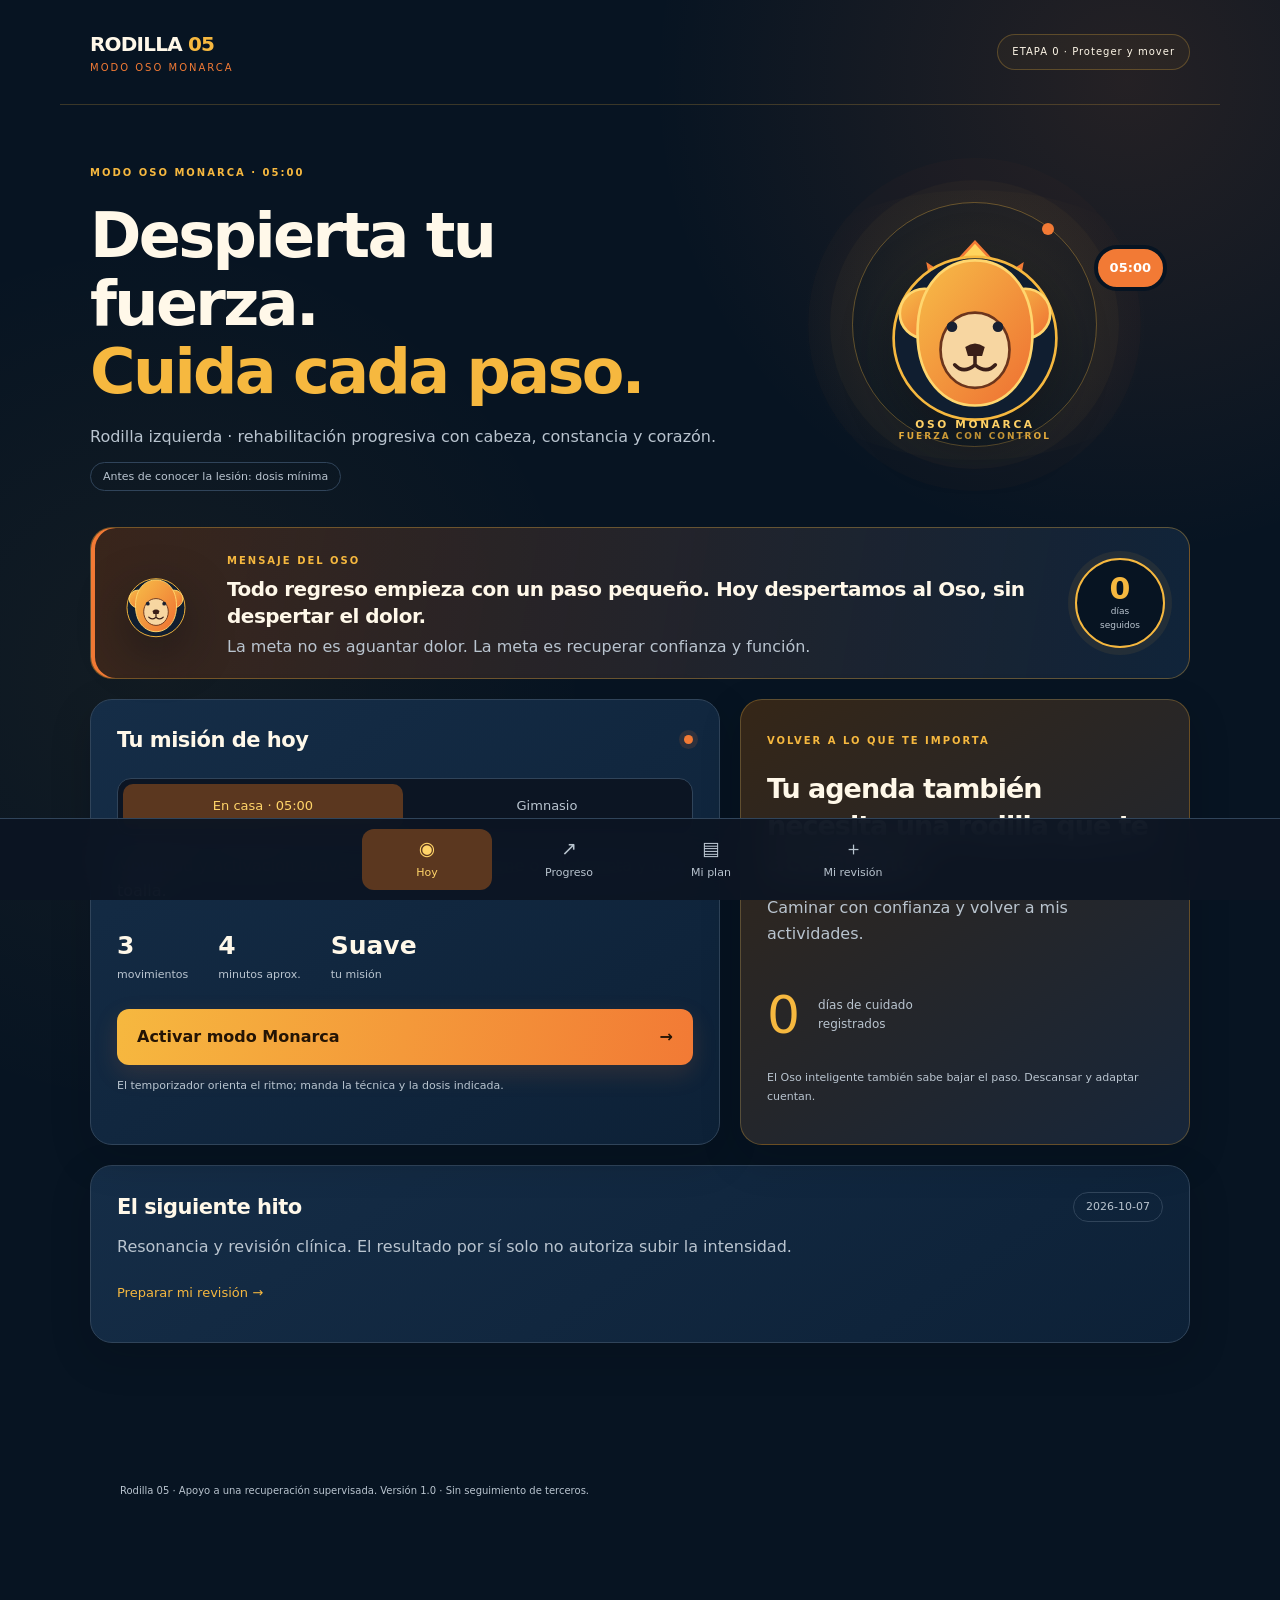
<file: index.html>
<!doctype html>
<html lang="es"><head><meta charset="utf-8"><meta name="viewport" content="width=device-width,initial-scale=1,viewport-fit=cover"><meta name="theme-color" content="#071422"><meta name="description" content="Rutinas conservadoras, seguimiento de síntomas y progreso por etapas para cuidar tu rodilla."><meta name="apple-mobile-web-app-capable" content="yes"><meta name="apple-mobile-web-app-status-bar-style" content="black-translucent"><title>Rodilla 05 · Modo Oso Monarca</title><link rel="manifest" href="./manifest.webmanifest"><link rel="icon" href="./icon.svg" type="image/svg+xml"><link rel="apple-touch-icon" href="./apple-touch-icon.png"><link rel="stylesheet" href="./monarch.css">
<style>
:root{color-scheme:dark;--bg:#0c1523;--card:#142033;--line:#2a384c;--text:#f3f5f6;--muted:#acb7c6;--mint:#9fe5c9;--lav:#bba8e9;--amber:#f4c98f}*{box-sizing:border-box}body{margin:0;background:radial-gradient(ellipse at 90% 0%,#1e2d43 0,transparent 40%),var(--bg);font-family:system-ui,-apple-system,BlinkMacSystemFont,"Segoe UI",sans-serif;color:var(--text);line-height:1.6}button,input,textarea{font:inherit}button,a,input,textarea{touch-action:manipulation}button{cursor:pointer;border:0}button:focus-visible,a:focus-visible,input:focus-visible,textarea:focus-visible,summary:focus-visible{outline:3px solid var(--lav);outline-offset:4px}button:disabled{opacity:.4;cursor:not-allowed}header{max-width:1160px;margin:auto;padding:28px 30px;display:flex;justify-content:space-between;align-items:center;border-bottom:1px solid var(--line)}.brand{font-size:20px;font-weight:750;letter-spacing:-.8px}.brand span{color:var(--mint)}.brand small{font-size:10px;letter-spacing:2px;display:block;font-weight:500;color:var(--muted)}.stage{font-size:10px;letter-spacing:1px;border:1px solid var(--line);border-radius:30px;padding:9px 14px}main{max-width:1160px;margin:auto;padding:25px 30px 120px}.hero{display:grid;grid-template-columns:1.5fr 1fr;align-items:center;gap:24px;padding:28px 0 36px}.eyebrow{font-size:10px;letter-spacing:2px;font-weight:700;color:var(--mint)}h1{font-size:clamp(36px,5vw,62px);font-weight:650;line-height:1.1;letter-spacing:-2.6px;margin:18px 0}h1 em{font-style:normal;color:var(--mint)}p{color:var(--muted);margin:12px 0}h2{font-weight:600;line-height:1.35;font-size:21px;letter-spacing:-.5px;margin:0 0 15px}.pill{display:inline-block;border:1px solid var(--line);border-radius:30px;padding:5px 12px;font-size:11px;color:var(--muted)}.hero-art{height:270px;display:flex;align-items:center;justify-content:center;position:relative;border-radius:50%;background:radial-gradient(circle,#2246384d,transparent 70%)}.orbit{position:absolute;width:245px;height:245px;border:1px solid #9fe5c94a;border-radius:50%;box-shadow:0 0 0 22px #9fe5c907,0 0 0 44px #9fe5c904}.orbit:after{content:"";position:absolute;width:12px;height:12px;background:var(--mint);border-radius:50%;top:20px;right:42px}.big-five{font-size:95px;letter-spacing:-8px;font-weight:250;color:var(--mint);line-height:1}.big-five span{font-size:35px;letter-spacing:-3px;color:var(--lav)}.art-label{position:absolute;bottom:47px;letter-spacing:2px;font-size:9px;color:var(--muted)}.dashboard{display:grid;grid-template-columns:1.4fr 1fr;gap:20px;margin:0 0 20px}.card{background:linear-gradient(120deg,#182539,#142033);border:1px solid var(--line);border-radius:22px;padding:26px;margin-bottom:20px}.dashboard .card{margin-bottom:0}.section-head{display:flex;justify-content:space-between;align-items:center;gap:10px;margin-bottom:12px}.section-head h2{margin:0}.dot{background:var(--mint);width:9px;height:9px;border-radius:50%;box-shadow:0 0 0 5px #9fe5c912}.segmented{display:flex;gap:4px;padding:5px;background:#0c1523;border:1px solid var(--line);border-radius:14px;margin:24px 0 18px}.segmented button{flex:1;padding:12px 8px;border-radius:10px;color:var(--muted);background:transparent;font-size:13px}.segmented .on{background:#2b3e49;color:var(--mint)}.mini-stats{display:flex;gap:30px;margin:22px 0 26px}.mini-stats div{display:flex;flex-direction:column}.mini-stats b{font-size:25px;font-weight:600}.mini-stats span{font-size:11px;color:var(--muted)}.primary{background:var(--mint);color:#102a25;border-radius:12px;padding:15px 20px;font-weight:650;width:100%;display:flex;justify-content:space-between;align-items:center;gap:12px}.primary:hover{background:#b8efd9}.small{background:#27364a;border:1px solid #3b4a61;border-radius:10px;padding:9px 13px;color:var(--text);font-size:12px}.text{background:none;color:var(--mint);padding:12px 0;font-size:13px}.fine{font-size:11px;color:var(--muted);line-height:1.7}.quote{background:linear-gradient(145deg,#24293b,#1b2436)}.quote h2{font-size:27px;letter-spacing:-1px;margin-top:20px}.metric{display:flex;align-items:center;gap:18px;margin-top:27px}.metric b{font-size:52px;font-weight:300;color:var(--lav)}.metric span{font-size:12px;max-width:140px;color:var(--muted)}.notice{border:1px solid #3e675d;border-radius:14px;background:#1c37362b;padding:16px 18px;margin:0 0 20px;font-size:13px;color:var(--text)}.notice p{margin:6px 0 10px}.warning{border-color:#876646;background:#5d392429}.page-heading{padding:20px 0 32px}.page-heading h1{font-size:48px}.phase-grid{display:grid;grid-template-columns:repeat(2,1fr);gap:18px}.phase-number{font-size:36px;line-height:1;color:var(--muted);display:block;margin-bottom:17px}.phase.current{border-color:var(--mint)}.phase.current .phase-number{color:var(--mint)}.phase p{font-size:14px}.week{display:grid;grid-template-columns:repeat(7,1fr);gap:6px}.week div{border:1px solid var(--line);border-radius:12px;padding:12px 4px;display:flex;flex-direction:column;text-align:center}.week b{color:var(--mint)}.week span{font-size:9px;color:var(--muted)}details{border-bottom:1px solid var(--line);padding:16px 0}summary{cursor:pointer;font-weight:550}summary span{display:block;font-size:11px;color:var(--muted);font-weight:400}details p{font-size:14px}.chart{width:100%;display:block}.chart text{fill:var(--muted);font-size:10px}.empty{padding:35px 10px;text-align:center;color:var(--muted);font-size:14px}.log{display:flex;justify-content:space-between;align-items:center;gap:16px;padding:17px 0;border-bottom:1px solid var(--line)}.log strong{font-size:14px}.log p{font-size:12px;margin:5px 0}.log button{flex-shrink:0}label{display:block;margin:18px 0;font-size:13px;color:var(--muted)}input:not([type=checkbox]):not([type=range]),textarea{background:#0c1523;border:1px solid var(--line);border-radius:10px;padding:12px;color:var(--text);width:100%;margin-top:8px}input[type=range]{display:block;width:100%;accent-color:var(--mint);margin:15px 0}input[type=checkbox]{accent-color:var(--mint);width:18px;height:18px;flex-shrink:0}.check{display:flex;align-items:flex-start;gap:10px;color:var(--text);font-size:13px}.check input{margin-top:3px}ul{padding-left:20px;color:var(--muted);font-size:14px}li{margin:12px 0}.source-links{display:flex;flex-direction:column;gap:12px;font-size:13px}a{color:var(--mint);text-underline-offset:4px}.actions{display:flex;gap:10px;flex-wrap:wrap;margin:16px 0}.danger-text{color:var(--amber)}nav{position:fixed;bottom:0;left:0;right:0;z-index:20;background:#0c1523f0;border-top:1px solid var(--line);backdrop-filter:blur(18px);padding:10px 20px calc(10px + env(safe-area-inset-bottom));display:flex;justify-content:center;gap:12px}nav button{width:130px;border-radius:12px;background:transparent;color:var(--muted);font-size:11px;padding:8px}nav button b{display:block;font-size:19px;font-weight:400;line-height:1.2;margin-bottom:5px}nav button.selected{background:#203b37;color:var(--mint)}footer{max-width:1100px;margin:0 auto 110px;font-size:10px;color:var(--muted);padding:0 30px}dialog{color:var(--text);background:var(--card);border:1px solid var(--line);border-radius:22px;padding:24px;max-width:520px;width:calc(100% - 32px);max-height:90dvh;overflow:auto}dialog::backdrop{background:#030915c9;backdrop-filter:blur(5px)}.close-row{text-align:right}#close-modal{border-radius:50%;width:32px;height:32px;padding:0;color:var(--muted);background:#27364a;font-size:20px}.workout{max-width:760px;margin:12px auto;text-align:center}.workout h1{font-size:40px;letter-spacing:-1.5px}.instruction{font-size:17px;margin:22px auto;max-width:560px}.exercise-art{width:100%;max-width:350px;height:180px;stroke:var(--mint);stroke-width:7;fill:none;stroke-linecap:round;stroke-linejoin:round}.exercise-art .surface{stroke:var(--line);stroke-width:3}.exercise-art .ghost{stroke:var(--muted);opacity:.25;stroke-dasharray:6 6}.pulse{stroke:var(--lav);stroke-width:2;animation:pulse 2s infinite}.moving{transform-origin:130px 85px;animation:move 3s infinite alternate}.timer{font-size:66px;color:var(--mint);font-variant-numeric:tabular-nums;font-weight:300;letter-spacing:-3px;margin-top:10px}.center{justify-content:center}.progress-track{height:4px;background:var(--line);border-radius:6px;margin-top:20px;overflow:hidden}.progress-track span{display:block;height:100%;background:var(--mint)}#toast{position:fixed;bottom:100px;left:50%;transform:translate(-50%,15px);width:max-content;max-width:calc(100% - 30px);background:#30483f;color:#edf9f2;border:1px solid #568775;border-radius:14px;padding:14px 20px;z-index:100;font-size:13px;opacity:0;pointer-events:none;transition:.2s}#toast.show{opacity:1;transform:translate(-50%,0)}@keyframes pulse{50%{opacity:.3}}@keyframes move{to{transform:rotate(8deg)}}@media(prefers-reduced-motion:reduce){*,*:before,*:after{animation:none!important;transition:none!important}}@media(max-width:700px){header{padding:20px}.stage{font-size:8px;max-width:165px}main{padding:15px 20px 100px}.hero{grid-template-columns:1fr;padding:18px 0 30px}.hero-art{display:none}h1{font-size:43px;letter-spacing:-2px}.dashboard{grid-template-columns:1fr;gap:16px}.card{padding:22px;border-radius:18px}.quote h2{font-size:24px}.phase-grid{grid-template-columns:1fr}.page-heading h1{font-size:39px}.mini-stats{gap:25px}.log{align-items:flex-start;flex-wrap:wrap}.week{gap:4px}.week span{font-size:8px}.week div{padding:10px 2px}nav{gap:3px;padding-left:8px;padding-right:8px}nav button{width:25%;max-width:120px}.workout h1{font-size:32px}.instruction{font-size:15px}.section-head{flex-wrap:wrap}.brand{font-size:18px}.metric{margin-top:20px}}
</style></head><body><header><div class="brand">RODILLA <span>05</span><small>TU CITA CONTIGO</small></div><div class="stage" id="stage-label"></div></header><main><div id="view"></div></main><footer>Rodilla 05 · Apoyo a una recuperación supervisada. Versión 1.0 · Sin seguimiento de terceros.</footer><nav aria-label="Navegación principal"><button data-tab="today" class="selected"><b aria-hidden="true">◉</b>Hoy</button><button data-tab="progress"><b aria-hidden="true">↗</b>Progreso</button><button data-tab="plan"><b aria-hidden="true">▤</b>Mi plan</button><button data-tab="care"><b aria-hidden="true">＋</b>Mi revisión</button></nav><dialog id="modal"><div class="close-row"><button id="close-modal" aria-label="Cerrar">×</button></div><div id="modal-body"></div></dialog><div id="toast" role="status" aria-live="polite"></div><noscript>Activa JavaScript para usar las rutinas y guardar tu registro.</noscript><script>(function(root){
  const day=(date=new Date())=>new Intl.DateTimeFormat('en-CA',{timeZone:'America/Mexico_City',year:'numeric',month:'2-digit',day:'2-digit'}).format(date);
  function screen(s){
    if(s.cold||s.calf||s.fever) return {level:'urgent',text:'No entrenes. Pie frío o adormecido, pantorrilla hinchada/dolorosa, o fiebre con rodilla roja requieren atención urgente. Si hay falta de aire o dolor torácico, llama al 911.'};
    if(s.lock||s.unstable||s.noWeight||s.largeSwelling) return {level:'stop',text:'Pausa la sesión y solicita valoración pronta: bloqueo, nueva inestabilidad, incapacidad de apoyo o derrame importante necesitan exploración.'};
    if(s.pain>2||s.swelling>0||s.limp) return {level:'adapt',text:'Hoy reduce la carga. Solo movilidad suave sin dolor; gimnasio de rodilla suspendido. Si empeora o persiste, consulta.'};
    return {level:'go',text:'Puedes probar la sesión conservadora. Detente ante dolor mayor de 2/10, pinchazo, bloqueo o sensación de desplazamiento.'};
  }
  function canAdvance(state){
    if(!state.clearance||!state.clearance.reviewed||!state.clearance.approved) return {ok:false,reason:'Pendiente revisar el estudio y confirmar con tu tratante que este plan y sus ejercicios son adecuados.'};
    if(state.phase>=3) return {ok:false,reason:'Última etapa disponible. El retorno a impacto necesita valoración funcional presencial.'};
    const sessions=state.sessions.filter(s=>s.phase===state.phase).sort((a,b)=>b.started.localeCompare(a.started));
    const recent=sessions.slice(0,3);
    if(recent.length<3) return {ok:false,reason:'Registra tres sesiones en días distintos y revisa la respuesta al día siguiente.'};
    if(new Set(recent.map(x=>x.day)).size<3) return {ok:false,reason:'Las tres sesiones deben ser de días distintos.'};
    if(recent.some(x=>x.skipped||x.stopped||x.pre?.level!=='go'||!x.post||x.post.pain>2||x.post.pain>x.pre.pain||x.post.swelling||x.post.unstable||!x.next||x.next.pain>2||x.next.pain>x.pre.pain||x.next.worse||x.next.swelling||x.next.unstable)) return {ok:false,reason:'Se requieren tres sesiones recientes completas de esta etapa, sin aumento de síntomas, con revisión de las 24 horas.'};
    return {ok:true,reason:'Cumples el filtro conservador de tolerancia. Avanza solo si tu tratante autorizó esta etapa; esto no mide cicatrización.'};
  }
  const ex=(id,name,dose,seconds,how,stop)=>({id,name,dose,seconds,how,stop});
  function routine(phase,place,adapt=false){
    const ankle=ex('ankle','Despierta el tobillo','20 repeticiones suaves',50,'Sentado o acostado, alterna la punta del pie hacia ti y hacia delante. La rodilla descansa.','Sin dolor de pantorrilla ni cambios de sensibilidad.');
    const slide=ex('slide','Desliza el talón','1 × 10 repeticiones',90,'Acostado boca arriba, desliza el talón para doblar y estirar dentro del rango cómodo. No fuerces el final ni uses tirones.','Suspende si hay enganche, bloqueo o dolor punzante.');
    const quad=ex('quad','Activa el cuádriceps',phase===0?'10 × 5 segundos':'2 × 10 contracciones de 5 segundos',phase===0?90:180,'Con la pierna apoyada y estirada, aprieta suavemente el muslo y lleva la parte posterior de la rodilla hacia la cama. Respira y relaja entre contracciones.','No fuerces una rodilla que no puede extenderse.');
    if(adapt) return [ankle,ex('slide','Movilidad cómoda','Hasta 5 repeticiones, sin forzar',60,slide.how,'Omite este movimiento si duele, se engancha o existe una restricción médica.')];
    if(place==='gym'){
      const upper=[ex('seated','Press de pecho sentado','2 × 10–12 · esfuerzo 4/10',180,'Máquina con respaldo, carga ligera, pies cómodos y sin empujar con las piernas. Descansa 60–90 segundos entre series.','Evita esfuerzo máximo, aguantar la respiración o traslado inseguro al aparato.'),ex('row','Remo con apoyo','2 × 10–12 · esfuerzo 4/10',180,'Sentado con tronco apoyado si hay máquina disponible. Tira con los brazos; no uses impulso de piernas.','Si la postura exige doblar mucho la rodilla o causa dolor, omite.'),ex('arms','Bíceps sentado','2 × 10–12 · esfuerzo 4/10',180,'Usa mancuernas ligeras, respaldo y movimiento lento. No cargues pesos caminando.','Pide ayuda para mover material y evita apoyos inestables.')];
      if(phase<2) return upper;
      return [ex('bike','Bicicleta suave',phase===2?'5 minutos sin resistencia':'8 minutos · resistencia mínima',phase===2?300:480,'Solo autorizada por tu tratante: asiento alto, flexión cómoda y pedaleo fluido. No fuerces una vuelta completa si el rango no alcanza.','Omite si no puedes pedalear sin dolor, derrame o inestabilidad.'),...upper,ex('sit','Sentarse y levantarse',phase===2?'1 × 8 · silla alta':'2 × 8 · silla alta',phase===2?120:240,'Solo autorizado: silla firme alta, apoyo cercano, pies al ancho de cadera. Levántate lentamente sin que la rodilla caiga hacia dentro. Sin peso adicional.','No hagas flexión profunda. Detente ante dolor o falla.'),ex('calf','Talones con apoyo',phase===2?'1 × 10 · ambos pies':'2 × 10 · ambos pies',phase===2?90:180,'De pie frente a una superficie firme, sube ambos talones despacio y baja con control. Mantén apoyo de manos.','Solo si apoyas sin cojera y el ejercicio está autorizado.')];
    }
    if(phase===0) return [ankle,slide,quad];
    return [ankle,slide,quad,ex('raise','Pierna recta',phase===1?'1 × 8':'2 × 8',phase===1?90:180,'Acostado, contrae el muslo y eleva unos 20 cm. Solo si puedes mantener la rodilla totalmente recta, sin que se doble al elevar.','Omite si no mantienes extensión, duele o hay restricción médica.'),ex('hip','Cadera de lado',phase===1?'1 × 10':'2 × 10',phase===1?90:180,'Acostado sobre el lado derecho, eleva suavemente la pierna izquierda recta, sin girar la pelvis; baja lentamente.','Sin peso ni banda. Evita movimientos que provoquen dolor de rodilla.')];
  }
  const api={day,screen,canAdvance,routine};
  if(typeof module!=='undefined') module.exports=api;
  root.RehabCore=api;
})(typeof globalThis!=='undefined'?globalThis:this);
</script><script>const $=s=>document.querySelector(s), C=RehabCore, KEY='rodilla05:v1';
const monarchTheme=document.querySelector('link[href="./monarch.css"]');
if(monarchTheme)document.head.append(monarchTheme);
const brandLine=document.querySelector('.brand small');
if(brandLine)brandLine.textContent='MODO OSO MONARCA';
const blank=()=>({version:1,phase:0,place:'home',sessions:[],clearance:null,mriDate:'2026-10-07',notes:'',goal:'Caminar con confianza y volver a mis actividades.'});
let state=blank(), storageOK=true, active=null, interval=null, remaining=0, tab='today', installEvent;
try{state={...blank(),...JSON.parse(localStorage.getItem(KEY)||'{}')};if(!Array.isArray(state.sessions)||![0,1,2,3].includes(state.phase))state=blank();}catch(e){storageOK=false;}
const esc=s=>String(s??'').replace(/[&<>"']/g,c=>({'&':'&amp;','<':'&lt;','>':'&gt;','"':'&quot;',"'":'&#39;'}[c]));
const names=['Proteger y mover','Activar con control','Recuperar fuerza','Consolidar'];
function save(){try{localStorage.setItem(KEY,JSON.stringify(state));}catch(e){storageOK=false;toast('No se pudo guardar. Exporta tu registro antes de cerrar.');}}
function toast(t){$('#toast').textContent=t;$('#toast').classList.add('show');setTimeout(()=>$('#toast').classList.remove('show'),4500);}
function nav(t){if(active){toast('Termina o detén la sesión antes de cambiar de vista.');return;}tab=t;render();}
function monarchStreak(){
 const days=[...new Set(state.sessions.filter(s=>!s.stopped).map(s=>s.day))].sort().reverse();
 if(!days.length)return 0;
 let cursor=new Date(`${C.day()}T12:00:00`),count=0;
 const latest=new Date(`${days[0]}T12:00:00`);
 if(Math.round((cursor-latest)/86400000)>1)return 0;
 cursor=latest;
 for(const d of days){const current=new Date(`${d}T12:00:00`);if(Math.round((cursor-current)/86400000)>1)break;count++;cursor=current;}
 return count;
}
function monarchVoice(){
 const streak=monarchStreak();
 if(streak>=7)return 'Siete amaneceres cuidando tu paso. Eso ya es carácter de Monarca.';
 if(streak>=3)return 'La fuerza no siempre ruge: a veces aparece a las 05:00 y cumple con calma.';
 if(state.sessions.length)return 'Ya comenzaste. Hoy no necesitas demostrar nada: solo sumar un movimiento bien hecho.';
 return 'Todo regreso empieza con un paso pequeño. Hoy despertamos al Oso, sin despertar el dolor.';
}
function bearCrest(){return `<svg class="bear-crest" viewBox="0 0 260 260" role="img" aria-label="Emblema Oso Monarca"><defs><linearGradient id="fur" x1="0" y1="0" x2="1" y2="1"><stop stop-color="#f7bd48"/><stop offset="1" stop-color="#ee6f32"/></linearGradient></defs><path class="crown" d="M77 62l18 12 35-38 35 38 18-12-8 43H85z"/><circle class="halo" cx="130" cy="145" r="92"/><circle class="ear" cx="73" cy="117" r="28"/><circle class="ear" cx="187" cy="117" r="28"/><path class="face" d="M65 139c0-57 33-82 65-82s65 25 65 82c0 53-31 82-65 82s-65-29-65-82z"/><path class="muzzle" d="M91 158c0-25 18-42 39-42s39 17 39 42-18 43-39 43-39-18-39-43z"/><circle class="eye" cx="104" cy="132" r="6"/><circle class="eye" cx="156" cy="132" r="6"/><path class="nose" d="M119 155q11-8 22 0l-3 10h-16z"/><path class="smile" d="M130 165v10m0 0q-13 11-23 0m23 0q13 11 23 0"/><text x="130" y="246">OSO MONARCA</text></svg>`;}
function render(){
  document.querySelectorAll('[data-tab]').forEach(b=>b.classList.toggle('selected',b.dataset.tab===tab));
  $('#stage-label').textContent=`ETAPA ${state.phase} · ${names[state.phase]}`;
  $('#view').innerHTML=tab==='today'?today():tab==='progress'?progress():tab==='plan'?plan():care();
  wire();
}
function recentDue(){return state.sessions.filter(s=>!s.next&&s.day<C.day());}
function today(){
 const due=recentDue();const count=new Set(state.sessions.filter(s=>!s.stopped).map(s=>s.day)).size;const streak=monarchStreak();
 return `<section class="hero"><div><span class="eyebrow">MODO OSO MONARCA · 05:00</span><h1>Despierta tu fuerza.<br><em>Cuida cada paso.</em></h1><p>Rodilla izquierda · rehabilitación progresiva con cabeza, constancia y corazón.</p><span class="pill">${state.phase===0?'Antes de conocer la lesión: dosis mínima':'Plan sujeto a las indicaciones de tu tratante'}</span></div><div class="hero-art"><div class="orbit"></div>${bearCrest()}<div class="time-medal">05:00</div><div class="art-label">FUERZA CON CONTROL</div></div></section>
 ${!storageOK?'<div class="notice warning">El navegador no permite guardar. Exporta tu registro al terminar.</div>':''}
 ${due.length?`<div class="notice"><strong>Falta revisar la respuesta de las 24 horas.</strong><p>Registrar cómo amaneciste vale tanto como hacer la sesión.</p><button class="small" id="due">Revisar ${due.length} sesión(es)</button></div>`:''}
 <section class="monarch-callout"><div class="mini-bear">${bearCrest()}</div><div><span class="eyebrow">MENSAJE DEL OSO</span><h2>${esc(monarchVoice())}</h2><p>La meta no es aguantar dolor. La meta es recuperar confianza y función.</p></div><div class="streak-medal"><b>${streak}</b><span>${streak===1?'día seguido':'días seguidos'}</span></div></section>
 <div class="dashboard"><section class="card"><div class="section-head"><h2>Tu misión de hoy</h2><span class="dot"></span></div><div class="segmented"><button id="home" class="${state.place==='home'?'on':''}">En casa · 05:00</button><button id="gym" class="${state.place==='gym'?'on':''}">Gimnasio</button></div><p class="muted">${state.place==='home'?'Movilidad y activación suaves. Ten una cama firme o colchoneta y una toalla.':state.phase<2?'Tren superior sentado. Por ahora, la rodilla no lleva carga de gimnasio.':'Fuerza suave autorizada. Deja al menos 48 horas entre sesiones de fuerza de rodilla.'}</p><div class="mini-stats"><div><b>${C.routine(state.phase,state.place).length}</b><span>movimientos</span></div><div><b>${Math.ceil(C.routine(state.phase,state.place).reduce((a,x)=>a+x.seconds,0)/60)}</b><span>minutos aprox.</span></div><div><b>${state.phase===0?'Suave':'Control'}</b><span>tu misión</span></div></div><button class="primary" id="start">Activar modo Monarca <span>→</span></button><p class="fine">El temporizador orienta el ritmo; manda la técnica y la dosis indicada.</p></section><aside class="card quote"><span class="eyebrow">VOLVER A LO QUE TE IMPORTA</span><h2>Tu agenda también necesita una rodilla que te acompañe.</h2><p>${esc(state.goal)}</p><div class="metric"><b>${count}</b><span>días de cuidado registrados</span></div><p class="fine">El Oso inteligente también sabe bajar el paso. Descansar y adaptar cuentan.</p></aside></div>
 <section class="card"><div class="section-head"><h2>El siguiente hito</h2><span class="pill">${esc(state.mriDate)}</span></div><p>Resonancia y revisión clínica. El resultado por sí solo no autoriza subir la intensidad.</p><button class="text" id="care-link">Preparar mi revisión →</button></section>`;
}
function progress(){
 const advance=C.canAdvance(state);
 return `<div class="page-heading"><span class="eyebrow">LO QUE MEJORA, SE OBSERVA</span><h1>Tu progreso real.</h1><p>El dolor y la función importan más que completar una racha.</p></div><div class="dashboard"><section class="card"><h2>Respuesta después de entrenar</h2>${chart()}<p class="fine">Dolor 0–10. Cada punto es una sesión, no una medición de cicatrización.</p></section><section class="card"><h2>¿Subir un escalón?</h2><p>${esc(advance.reason)}</p><button class="primary" id="advance" ${advance.ok?'':'disabled'}>Revisar avance de etapa →</button><button class="text" id="back" ${state.phase===0?'disabled':''}>Reducir una etapa</button><p class="fine">Tres días estables es un filtro conservador de esta app, no un umbral clínico validado.</p></section></div><section class="card"><div class="section-head"><h2>Bitácora</h2><button class="small" id="export">Exportar registro</button></div>${state.sessions.length?state.sessions.slice().reverse().map(s=>`<article class="log"><div><strong>${esc(s.day)} · ${s.place==='home'?'Casa':'Gimnasio'}</strong><p>Etapa ${s.phase} · ${s.stopped?'Detenida':s.skipped?'Adaptada':'Completada'} · dolor final ${s.post?.pain??'—'}/10</p><p class="fine">${s.next?`Revisión posterior: ${esc(s.next.day)} · dolor ${s.next.pain}/10 · ${s.next.worse||s.next.swelling||s.next.unstable?'síntomas aumentaron o persisten':'sin aumento de síntomas'}`:'Respuesta de las 24 horas pendiente'}</p></div>${!s.next&&s.day<C.day()?`<button class="small" data-follow="${esc(s.id)}">Cómo amanecí</button>`:''}</article>`).join(''):'<div class="empty">Tu primera sesión abrirá esta bitácora. Cinco minutos de cuidado ya son un comienzo.</div>'}</section>`;
}
function chart(){
 const arr=state.sessions.filter(s=>s.post).slice(-12);if(!arr.length)return '<div class="empty">Aquí verás tu tendencia después de registrar sesiones.</div>';
 const points=arr.map((s,i)=>`${30+i*460/Math.max(1,arr.length-1)},${170-s.post.pain*14}`).join(' ');
 return `<svg class="chart" viewBox="0 0 530 210" role="img" aria-label="Evolución del dolor al terminar cada sesión, de cero a diez"><path d="M30 30V170H500" fill="none" stroke="#526174"/><path d="M30 142H500" stroke="#91e0c4" stroke-dasharray="4 5"/><text x="4" y="34">10</text><text x="10" y="174">0</text><text x="475" y="136">2</text><polyline points="${points}" fill="none" stroke="#91e0c4" stroke-width="3"/>${arr.map((s,i)=>`<circle cx="${30+i*460/Math.max(1,arr.length-1)}" cy="${170-s.post.pain*14}" r="5" fill="#b7a3ef"><title>${esc(s.day)}: ${s.post.pain}/10</title></circle>`).join('')}<text x="30" y="199">${esc(arr[0].day)}</text><text x="412" y="199">${esc(arr.at(-1).day)}</text></svg>`;
}
function plan(){return `<div class="page-heading"><span class="eyebrow">PROGRESAR CON CRITERIO</span><h1>Cuatro etapas.<br>Tu rodilla marca el ritmo.</h1><p>Sin fechas automáticas, sin cargas máximas y sin retorno al impacto desde esta app.</p></div><div class="phase-grid">${names.map((n,i)=>`<section class="card phase ${state.phase===i?'current':''}"><span class="phase-number">0${i}</span><h2>${n}</h2><p>${['Antes del estudio: tobillo, movilidad cómoda y contracciones suaves. No se presupone lesión de menisco ni de rótula.','Después de revisión y autorización: añadir pierna recta y cadera sin peso, si están permitidas.','Tras tolerancia y autorización de esta etapa: bicicleta sin resistencia y fuerza funcional ligera.','Aumentar primero duración o una serie. El peso y ejercicios adicionales los define tu fisioterapeuta.'][i]}</p><span class="pill">${state.phase===i?'Etapa actual':i>state.phase?'Pendiente de criterios':'Etapa anterior'}</span></section>`).join('')}</div><section class="card"><h2>Una semana que sí cabe</h2><div class="week">${['L','M','M','J','V','S','D'].map((d,i)=>`<div><b>${d}</b><span>${[1,3,5].includes(i)?'Gimnasio':'Casa suave'}</span></div>`).join('')}</div><p>Casa a las 05:00. Gimnasio sugerido martes, jueves y sábado. En días de gimnasio con fuerza de rodilla, en casa solo movilidad suave: no dupliques fortalecimiento.</p><p class="fine">Si tu tratante limita apoyo, movimiento o ejercicio, sus indicaciones sustituyen esta propuesta.</p></section><section class="card"><h2>Biblioteca de tu etapa</h2>${C.routine(state.phase,state.place).map(x=>`<details><summary>${esc(x.name)} <span>${esc(x.dose)}</span></summary><p>${esc(x.how)}</p><p class="fine">${esc(x.stop)}</p></details>`).join('')}</section>`;}
function care(){return `<div class="page-heading"><span class="eyebrow">RESONANCIA + EXPLORACIÓN + PLAN</span><h1>El diagnóstico<br>afina el camino.</h1><p>Una app acompaña tu recuperación; no identifica la lesión ni decide cirugía.</p></div><div class="dashboard"><section class="card"><h2>Mi revisión clínica</h2><form id="clinical"><label>Fecha de resonancia<input type="date" name="mriDate" value="${esc(state.mriDate)}" required></label><label>Mi objetivo<input name="goal" maxlength="180" value="${esc(state.goal)}"></label><label>Indicaciones o restricciones de mi tratante<textarea name="notes" rows="4" maxlength="4000" placeholder="Apoyo permitido, flexión máxima, rodillera, ejercicios autorizados…">${esc(state.notes)}</textarea></label><label class="check"><input type="checkbox" name="reviewed" ${state.clearance?.reviewed?'checked':''}> Mi estudio y exploración ya fueron revisados por mi tratante.</label><label class="check"><input type="checkbox" name="approved" ${state.clearance?.approved?'checked':''}> Mi tratante autorizó los ejercicios de la siguiente etapa. No tengo restricciones incompatibles.</label><button class="primary" type="submit">Guardar indicaciones</button></form><p class="fine">Estas casillas registran una indicación recibida; no la sustituyen. Si el plan no coincide con tus restricciones, pausa y solicita que se adapte.</p></section><section class="card"><h2>Para llevar a la consulta</h2><ul><li>¿Es inestabilidad rotuliana, lesión meniscal, ligamentaria u osteocondral?</li><li>¿Cuánto apoyo y flexión puedo hacer?</li><li>¿Necesito rodillera o ayudas para caminar?</li><li>¿Qué ejercicios de esta app están permitidos y cuáles debo omitir?</li><li>¿Qué hallazgos requieren otra intervención y cuándo reevaluar?</li></ul><div class="notice warning"><b>Detener y valorar</b><p>Bloqueo, nueva falla, incapacidad de apoyo o derrame importante: valoración pronta. Pie frío/adormecido, fiebre con rodilla roja o pantorrilla hinchada y dolorosa: urgente. Falta de aire o dolor torácico: 911.</p></div></section></div><section class="card"><h2>Evidencia y límites</h2><p>Movilidad progresiva, recuperación del cuádriceps y control de cadera son componentes habituales de rehabilitación. La dosis inicial aquí es conservadora; no es un protocolo validado para una lesión aún no diagnosticada. La guía de menisco agudo aislado no se extrapola a lesiones combinadas, de raíz o degenerativas.</p><div class="source-links"><a href="https://www.aaos.org/quality/quality-programs/acute-isolated-meniscal-pathology/" target="_blank" rel="noopener">AAOS · guía de menisco agudo, 2024 ↗</a><a href="https://www.hey.nhs.uk/patient-leaflet/patella-dislocation-advice-regarding-healing-and-recovery/" target="_blank" rel="noopener">NHS Hull · rehabilitación rotuliana, 2026 ↗</a><a href="https://orthoinfo.aaos.org/diseases--conditions/unstable-kneecap/" target="_blank" rel="noopener">AAOS · inestabilidad rotuliana ↗</a></div><p>Regla operativa: dolor hasta 2/10, sin pinchazo, bloqueo, falla ni deterioro a las 24 horas. Si empeoras, reduce o pausa. Los filtros y etapas de la app son decisiones conservadoras de diseño, no pruebas de recuperación estructural.</p></section><section class="card"><h2>Tu registro es tuyo</h2><p>Se guarda únicamente en este navegador, sin cuentas ni envío de síntomas a un servidor. No se sincroniza entre dispositivos. Borrar los datos del navegador elimina la bitácora; exporta una copia periódica. El código de la app es público; tu registro no se publica.</p><div class="actions"><button class="small" id="export">Exportar copia</button><button class="small" id="import">Restaurar copia</button><button class="small" id="install">Instalar en mi celular</button><button class="small" id="calendar">Llevar las 05:00 al calendario</button><button class="small danger-text" id="reset">Borrar mi registro</button></div><input type="file" id="import-file" accept="application/json,.json" hidden><p class="fine">La app no genera alarmas mientras está cerrada. Usa la alarma del teléfono o importa el recordatorio al calendario.</p></section>`;}
function openModal(html){$('#modal-body').innerHTML=html;$('#modal').showModal();}
function closeModal(){$('#modal').close();}
function checkboxes(){return [['swelling','Tengo algo de hinchazón'],['limp','Estoy cojeando'],['lock','Se traba o no puedo estirarla'],['unstable','Falló o volvió a desplazarse'],['noWeight','No puedo apoyar'],['largeSwelling','La hinchazón es importante o aumentó rápido'],['cold','Pie frío, adormecido o con cambio de color'],['calf','Pantorrilla hinchada y dolorosa'],['fever','Fiebre y rodilla roja/caliente']].map(([id,label])=>`<label class="check"><input name="${id}" type="checkbox"> ${label}</label>`).join('');}
function startCheck(){
 if(recentDue().length){toast('Revisa primero cómo respondió la rodilla a la sesión anterior.');follow(recentDue()[0].id);return;}
 openModal(`<span class="eyebrow">ANTES DE EMPEZAR</span><h2>¿Cómo está hoy?</h2><form id="screen"><label>Dolor actual: <output id="pain-value">0</output>/10<input type="range" name="pain" min="0" max="10" value="0"></label>${checkboxes()}<p class="fine">Si te indicaron inmovilización, no apoyar o limitar movimiento, pausa este plan hasta adaptarlo.</p><label class="check"><input name="compatible" type="checkbox" required> No tengo indicaciones médicas incompatibles con estos ejercicios.</label><button class="primary">Ver sesión recomendada</button></form>`);
 $('#screen input[name=pain]').oninput=e=>$('#pain-value').textContent=e.target.value;
 $('#screen').onsubmit=e=>{e.preventDefault();const f=new FormData(e.target),s={pain:Number(f.get('pain'))};for(const el of e.target.querySelectorAll('input[type=checkbox]'))s[el.name]=el.checked;const result=C.screen(s);closeModal();if(['urgent','stop'].includes(result.level)){openModal(`<span class="eyebrow">HOY TOCA CUIDAR</span><h2>Sesión suspendida</h2><p>${esc(result.text)}</p><button class="primary" id="return">Volver</button>`);$('#return').onclick=closeModal;return;}
 const recent=state.sessions.filter(x=>x.phase>=2&&x.place==='gym'&&!x.stopped).at(-1);
 const tooSoon=state.place==='gym'&&state.phase>=2&&recent&&(Date.now()-Date.parse(recent.started)<48*3600*1000);
 const gymDay=[2,4,6].includes(new Date(C.day()+'T12:00:00').getDay());
 const sameDayGym=state.sessions.some(x=>x.day===C.day()&&x.place==='gym'&&x.phase>=2&&!x.stopped);
 const effectivePhase=tooSoon?1:state.phase;
 const mobilityOnly=result.level==='adapt'||(state.phase>=2&&state.place==='home'&&(gymDay||sameDayGym));
 active={id:crypto.randomUUID?crypto.randomUUID():String(Date.now()),day:C.day(),started:new Date().toISOString(),phase:state.phase,place:state.place,pre:{...s,...result},items:C.routine(effectivePhase,state.place,mobilityOnly),index:0,skipped:mobilityOnly||tooSoon,stopped:false};
 if(tooSoon)toast('Aún no pasan 48 horas: hoy solo tren superior.');
 if(result.level==='adapt')toast(result.text);
 showExercise();};
}
function drawing(id){
 const lying=(leg='<path d="M122 144H247"/>',extra='')=>`<circle cx="58" cy="115" r="15"/><path d="M74 123l48 21"/>${leg}${extra}<path class="surface" d="M30 166H275"/>`;
 const seated=(arms='<path d="M128 87l38 8"/>',extra='')=>`<path class="equipment" d="M108 105v55h82M108 105h58"/><circle cx="128" cy="51" r="15"/><path d="M128 67v45l42 2 20 43M128 84l-26 29"/>${arms}${extra}<path class="surface" d="M72 160h170"/>`;
 const stand=(extra='')=>`<circle cx="140" cy="42" r="15"/><path d="M140 58v57m0-36l-34 34m34-34l36 29m-36 7l-24 45m24-45l28 45"/>${extra}<path class="surface" d="M78 161h130"/>`;
 let start='',end='',cue='Regresa lentamente al inicio; el control vale más que la amplitud.';
 if(id==='ankle'){
   start=lying('<path d="M122 144h112l18 13"/>');end=lying('<path d="M122 144h112l10-25"/>','<path class="arrow" d="M252 153q24-25 4-47"/>');cue='Solo se mueve el tobillo. La rodilla permanece relajada y apoyada.';
 }else if(id==='slide'){
   start=lying();end=lying('<path d="M122 144l70-58 49 58"/>','<path class="arrow" d="M250 139q-18-58-66-67"/>');cue='El talón nunca pierde contacto. Acércalo únicamente hasta donde se sienta cómodo.';
 }else if(id==='quad'){
   start=lying('<path d="M122 144h125"/>','<path class="towel" d="M152 150q18 13 36 0"/>');end=lying('<path d="M122 144h125"/>','<path class="target pulse" d="M148 130q22-17 44 0"/><path class="arrow" d="M170 106v27"/>');cue='Aprieta el muslo y lleva suavemente la rodilla hacia la cama, sin contener la respiración.';
 }else if(id==='raise'){
   start=lying();end=lying('<path class="moving" d="M122 144l121-55"/><path d="M122 144h121" class="ghost"/>','<path class="arrow" d="M234 139q10-35 2-58"/>');cue='La pierna sube como una sola pieza. Si la rodilla se dobla, omite el ejercicio.';
 }else if(id==='hip'){
   start=lying('<path d="M122 144h121"/><path d="M122 139h121"/>');end=lying('<path d="M122 144h121"/><path class="moving" d="M122 139l117-49"/>','<path class="arrow" d="M232 132q15-31 4-52"/>');cue='Pie mirando al frente y pelvis quieta. Sube la pierna de arriba sin rodar el tronco.';
 }else if(id==='seated'){
   start=seated('<path d="M128 87l35 22 24-15"/>','<path class="equipment" d="M201 55v95"/>');end=seated('<path class="moving" d="M128 87l50-4 22-28"/>','<path class="equipment" d="M201 55v95"/><path class="arrow" d="M180 112q23-20 24-47"/>');cue='Espalda apoyada. Empuja con los brazos sin ayudarte con las piernas.';
 }else if(id==='row'){
   start=seated('<path d="M128 87l54 8 28-1"/>','<path class="equipment" d="M216 48v112"/>');end=seated('<path class="moving" d="M128 87l34 12 23-3"/>','<path class="equipment" d="M216 48v112"/><path class="arrow" d="M204 78h-38"/>');cue='Lleva los codos hacia atrás sin balancear el tronco ni impulsarte con los pies.';
 }else if(id==='arms'){
   start=seated('<path d="M128 87l28 28 4 34"/>');end=seated('<path class="moving" d="M128 87l28 28 24-24"/>','<path class="arrow" d="M163 145q25-21 20-54"/>');cue='Codos pegados al cuerpo. Sube y baja las manos lentamente.';
 }else if(id==='bike'){
   start=seated('<path d="M128 87l28 8"/>','<circle class="equipment" cx="207" cy="137" r="29"/><path d="M170 114l37 23-18 22"/>');end=seated('<path d="M128 87l28 8"/>','<circle class="equipment" cx="207" cy="137" r="29"/><path class="moving" d="M170 114l37 23 25-16"/><path class="arrow" d="M181 117q27-29 54 1"/>');cue='Asiento alto y resistencia mínima. El pedaleo debe ser fluido y sin forzar la flexión.';
 }else if(id==='sit'){
   start=seated('<path d="M128 87l28 8"/>');end=stand('<path class="equipment ghost" d="M80 108v52h82M80 108h58"/><path class="arrow" d="M210 137q22-46-12-83"/>');cue='Inclina el tronco ligeramente, empuja el piso y evita que la rodilla caiga hacia dentro.';
 }else if(id==='calf'){
   start=stand('<path class="equipment" d="M93 55v106"/>');end=stand('<path class="equipment" d="M93 55v106"/><path class="heel moving" d="M109 160l21-10m30 10l20-10"/><path class="arrow" d="M205 150v-45"/>');cue='Sube ambos talones con apoyo de manos y baja lento; el tronco permanece vertical.';
 }else{start=stand();end=stand();}
 return `<figure class="movement-guide"><div class="visual-title"><span>1 · INICIO</span><b>Observa antes de moverte</b><span>2 · MOVIMIENTO</span></div><svg class="exercise-art" viewBox="0 0 680 230" role="img" aria-label="Secuencia visual del ejercicio: posición inicial y movimiento"><defs><marker id="arrowhead" markerWidth="8" markerHeight="8" refX="5" refY="3" orient="auto"><path d="M0 0L6 3L0 6z"/></marker></defs><g transform="translate(10 20)">${start}</g><path class="divider" d="M340 24v180"/><g transform="translate(350 20)">${end}</g><circle class="step-badge" cx="37" cy="36" r="17"/><text class="step-text" x="37" y="41">1</text><circle class="step-badge goal" cx="377" cy="36" r="17"/><text class="step-text" x="377" y="41">2</text></svg><figcaption><b>Clave visual:</b> ${esc(cue)}</figcaption></figure>`;
}
function showExercise(){
 clearInterval(interval);interval=null;const x=active.items[active.index];remaining=x.seconds;
 $('#view').innerHTML=`<section class="card workout"><div class="section-head"><span class="eyebrow">MISIÓN ${active.index+1} DE ${active.items.length} · ${active.place==='home'?'CASA':'GIMNASIO'}</span><button class="small danger-text" id="stop">Detener sesión</button></div><div class="progress-track"><span style="width:${100*active.index/active.items.length}%"></span></div><div class="workout-banner"><span class="bear-paw">●</span><span>CONTROL MONARCA</span><b>Calma · técnica · respiración</b></div><h1>${esc(x.name)}</h1><span class="pill dose-pill">${esc(x.dose)}</span>${drawing(x.id)}<div class="instruction-card"><span class="eyebrow">CÓMO HACERLO</span><p class="instruction">${esc(x.how)}</p></div><div class="notice warning"><b>Señal para detenerte</b><br>${esc(x.stop)}</div><div class="timer" id="time">${fmt(remaining)}</div><div class="actions center"><button class="small" id="timer-toggle">Iniciar tiempo</button><button class="small" id="restart">Reiniciar</button></div><p class="fine">Respira. Descansa cuando lo necesites. El tiempo no reemplaza las repeticiones.</p><button class="primary" id="next">${active.index===active.items.length-1?'Cerrar misión y registrar':'Movimiento completado →'}</button><button class="text" id="skip">Omitir si molesta o no está autorizado</button></section>`;
 $('#timer-toggle').onclick=toggleTimer;$('#restart').onclick=()=>{clearInterval(interval);interval=null;remaining=x.seconds;$('#time').textContent=fmt(remaining);$('#timer-toggle').textContent='Iniciar tiempo';};
 $('#next').onclick=()=>{if(active.index<active.items.length-1){active.index++;showExercise();}else finish(false);};
 $('#skip').onclick=()=>{active.skipped=true;$('#next').click();};$('#stop').onclick=()=>finish(true);
}
function fmt(n){return `${Math.floor(n/60).toString().padStart(2,'0')}:${(n%60).toString().padStart(2,'0')}`;}
function toggleTimer(){if(interval){clearInterval(interval);interval=null;$('#timer-toggle').textContent='Continuar';return;}if(remaining<=0)return;const end=Date.now()+remaining*1000;$('#timer-toggle').textContent='Pausar';interval=setInterval(()=>{remaining=Math.max(0,Math.ceil((end-Date.now())/1000));$('#time').textContent=fmt(remaining);if(!remaining){clearInterval(interval);interval=null;$('#timer-toggle').textContent='Tiempo cumplido';toast('Tiempo orientativo cumplido. Revisa técnica y repeticiones.');}},250);}
function finish(stopped){
 clearInterval(interval);interval=null;active.stopped=stopped;
 openModal(`<span class="eyebrow">${stopped?'EL OSO TAMBIÉN SABE CUÁNDO PARAR':'MISIÓN MONARCA COMPLETADA'}</span><h2>¿Cómo quedó la rodilla?</h2><p>La victoria de hoy es terminar igual o mejor de como comenzaste.</p><form id="post"><label>Dolor al terminar: <output id="post-value">${active.pre.pain}</output>/10<input type="range" name="pain" min="0" max="10" value="${active.pre.pain}"></label><label class="check"><input type="checkbox" name="swelling"> Aumentó la hinchazón</label><label class="check"><input type="checkbox" name="unstable"> Hubo bloqueo, falla o pinchazo</label><button class="primary">Guardar misión y descansar</button></form>`);
 $('#post input[name=pain]').oninput=e=>$('#post-value').textContent=e.target.value;
 $('#post').onsubmit=e=>{e.preventDefault();const f=new FormData(e.target);active.post={pain:Number(f.get('pain')),swelling:f.has('swelling'),unstable:f.has('unstable')};state.sessions.push(active);const bad=active.post.pain>2||active.post.swelling||active.post.unstable;active=null;save();closeModal();tab='progress';render();toast(bad?'El Monarca baja el paso: no aumentes carga y solicita valoración si persiste.':'Misión cumplida. La fuerza se construye con control; mañana registra cómo amaneciste.');};
}
function follow(id){const s=state.sessions.find(x=>x.id===id);if(!s)return;openModal(`<span class="eyebrow">RESPUESTA DE LAS 24 HORAS</span><h2>Después del ${esc(s.day)}</h2><p>Compara con cómo estabas antes de esa sesión. Si ya pasaron varios días, este registro tardío no confirma que la respuesta a las 24 horas fuera buena.</p><form id="follow"><label>Dolor hoy: <output id="follow-value">0</output>/10<input type="range" name="pain" min="0" max="10" value="0"></label><label class="check"><input type="checkbox" name="worse"> Más dolor, rigidez o cojera</label><label class="check"><input type="checkbox" name="swelling"> Hay hinchazón</label><label class="check"><input type="checkbox" name="unstable"> Hubo bloqueo o inestabilidad</label><button class="primary">Guardar respuesta</button></form>`);$('#follow input[name=pain]').oninput=e=>$('#follow-value').textContent=e.target.value;$('#follow').onsubmit=e=>{e.preventDefault();const f=new FormData(e.target);const days=(Date.parse(C.day())-Date.parse(s.day))/86400000;s.next={day:C.day(),pain:Number(f.get('pain')),worse:f.has('worse')||days>1,swelling:f.has('swelling'),unstable:f.has('unstable')};save();closeModal();render();toast(s.next.worse||s.next.swelling||s.next.unstable||s.next.pain>2?'Mantén o reduce la dosis; revisa con tu tratante si persiste.':'Respuesta registrada. La constancia también se mide así.');};}
function download(name,text,type){const a=document.createElement('a');a.href=URL.createObjectURL(new Blob([text],{type}));a.download=name;a.click();setTimeout(()=>URL.revokeObjectURL(a.href),1000);}
function wire(){
 const bind=(id,fn)=>{if($('#'+id))$('#'+id).onclick=fn;};
 bind('home',()=>{state.place='home';save();render();});bind('gym',()=>{state.place='gym';save();render();});bind('start',startCheck);bind('care-link',()=>nav('care'));bind('due',()=>follow(recentDue()[0].id));
 document.querySelectorAll('[data-follow]').forEach(b=>b.onclick=()=>follow(b.dataset.follow));
 bind('advance',()=>{if(!C.canAdvance(state).ok)return;openModal(`<h2>Confirmar etapa ${state.phase+1}</h2><p>La tolerancia registrada permite considerar el avance, pero no evalúa ligamentos, meniscos ni cartílago.</p><label class="check"><input type="checkbox" id="stage-approved"> Mi tratante autorizó específicamente los ejercicios de esta etapa.</label><button class="primary" id="confirm-stage" disabled>Avanzar un escalón</button>`);$('#stage-approved').onchange=e=>$('#confirm-stage').disabled=!e.target.checked;$('#confirm-stage').onclick=()=>{state.phase++;save();closeModal();render();toast('Nueva etapa. Aumenta una sola variable y vigila las 24 horas.');};});
 bind('back',()=>{state.phase=Math.max(0,state.phase-1);save();render();toast('Reducir la dosis es parte del plan.');});
 if($('#clinical'))$('#clinical').onsubmit=e=>{e.preventDefault();const f=new FormData(e.target);state.mriDate=f.get('mriDate');state.goal=f.get('goal')||blank().goal;state.notes=f.get('notes');state.clearance={reviewed:f.has('reviewed'),approved:f.has('approved'),date:C.day()};if(!state.clearance.reviewed||!state.clearance.approved)state.phase=0;save();render();toast('Indicaciones guardadas. El avance se revisa en Progreso.');};
 bind('export',()=>download(`Rodilla05-registro-${C.day()}.json`,JSON.stringify(state,null,2),'application/json'));
 bind('import',()=>$('#import-file').click());if($('#import-file'))$('#import-file').onchange=async e=>{try{const file=e.target.files[0];if(!file||file.size>2e6)throw Error();const incoming=JSON.parse(await file.text());if(incoming.version!==1||!Array.isArray(incoming.sessions)||incoming.sessions.length>5000||![0,1,2,3].includes(incoming.phase)||typeof incoming.mriDate!=='string'||!/^\d{4}-\d{2}-\d{2}$/.test(incoming.mriDate)||incoming.sessions.some(s=>![0,1,2,3].includes(s.phase)||typeof s.id!=='string'||!/^\d{4}-\d{2}-\d{2}$/.test(s.day)||!Number.isFinite(Date.parse(s.started))||!['home','gym'].includes(s.place)||!s.pre||!s.post||!Number.isFinite(s.post.pain)||s.post.pain<0||s.post.pain>10||(s.next&&(!Number.isFinite(s.next.pain)||s.next.pain<0||s.next.pain>10))))throw Error();openModal('<h2>Restaurar copia</h2><p>Esta copia reemplazará el registro actual de este navegador. Exporta primero si quieres conservarlo.</p><button class="primary" id="restore">Restaurar</button>');$('#restore').onclick=()=>{state={...blank(),...incoming};if(!state.clearance?.approved||!state.clearance?.reviewed)state.phase=0;save();closeModal();render();toast('Copia restaurada.');};}catch(err){toast('No se pudo restaurar: el archivo no es una copia válida.');}};
 bind('install',async()=>{if(installEvent){installEvent.prompt();await installEvent.userChoice;installEvent=null;}else openModal('<h2>Llévala a tu pantalla de inicio</h2><p>En iPhone o iPad: abre el enlace en Safari, toca Compartir y selecciona “Añadir a pantalla de inicio”. En Android: menú del navegador → Instalar aplicación o Añadir a pantalla de inicio.</p><p>Necesitas abrir la versión alojada por HTTPS. Después de la primera carga podrá funcionar sin conexión.</p>');});
 bind('calendar',()=>{const date=C.day().replaceAll('-','');download('Rodilla05-0500.ics',`BEGIN:VCALENDAR\r\nVERSION:2.0\r\nPRODID:-//Rodilla05//ES\r\nBEGIN:VEVENT\r\nUID:rodilla05-0500@personal\r\nDTSTAMP:${new Date().toISOString().replace(/[-:]/g,'').replace(/\.\d{3}/,'')}\r\nDTSTART:${date}T050000\r\nDTEND:${date}T051500\r\nRRULE:FREQ=DAILY\r\nSUMMARY:Rodilla 05 - revisar y cuidar\r\nDESCRIPTION:Revisar sintomas antes de ejercitar. Pausar si hay alertas.\r\nBEGIN:VALARM\r\nTRIGGER:PT0M\r\nACTION:DISPLAY\r\nDESCRIPTION:Tu cita contigo\r\nEND:VALARM\r\nEND:VEVENT\r\nEND:VCALENDAR\r\n`,'text/calendar');toast('Importa el archivo en tu calendario. La hora es local.');});
 bind('reset',()=>{openModal('<h2>Borrar este registro</h2><p>Se eliminará la bitácora de este navegador. Exporta una copia antes si quieres conservarla.</p><button class="primary" id="delete-confirm">Borrar definitivamente</button>');$('#delete-confirm').onclick=()=>{state=blank();save();closeModal();render();toast('Registro reiniciado.');};});
}
document.querySelectorAll('[data-tab]').forEach(b=>b.onclick=()=>nav(b.dataset.tab));
$('#close-modal').onclick=closeModal;
$('#modal').addEventListener('cancel',e=>{if(active){e.preventDefault();toast('Guarda el registro final para cerrar la sesión.');}});
$('#close-modal').addEventListener('click',()=>{if(active&&!$('#modal').open)showExercise();});
window.addEventListener('beforeinstallprompt',e=>{e.preventDefault();installEvent=e;});
if('serviceWorker'in navigator&&['https:','http:'].includes(location.protocol))navigator.serviceWorker.register('./sw.js',{scope:'./'}).catch(()=>{});
window.addEventListener('beforeunload',e=>{if(active){e.preventDefault();e.returnValue='';}});
render();
</script></body></html>
</file>
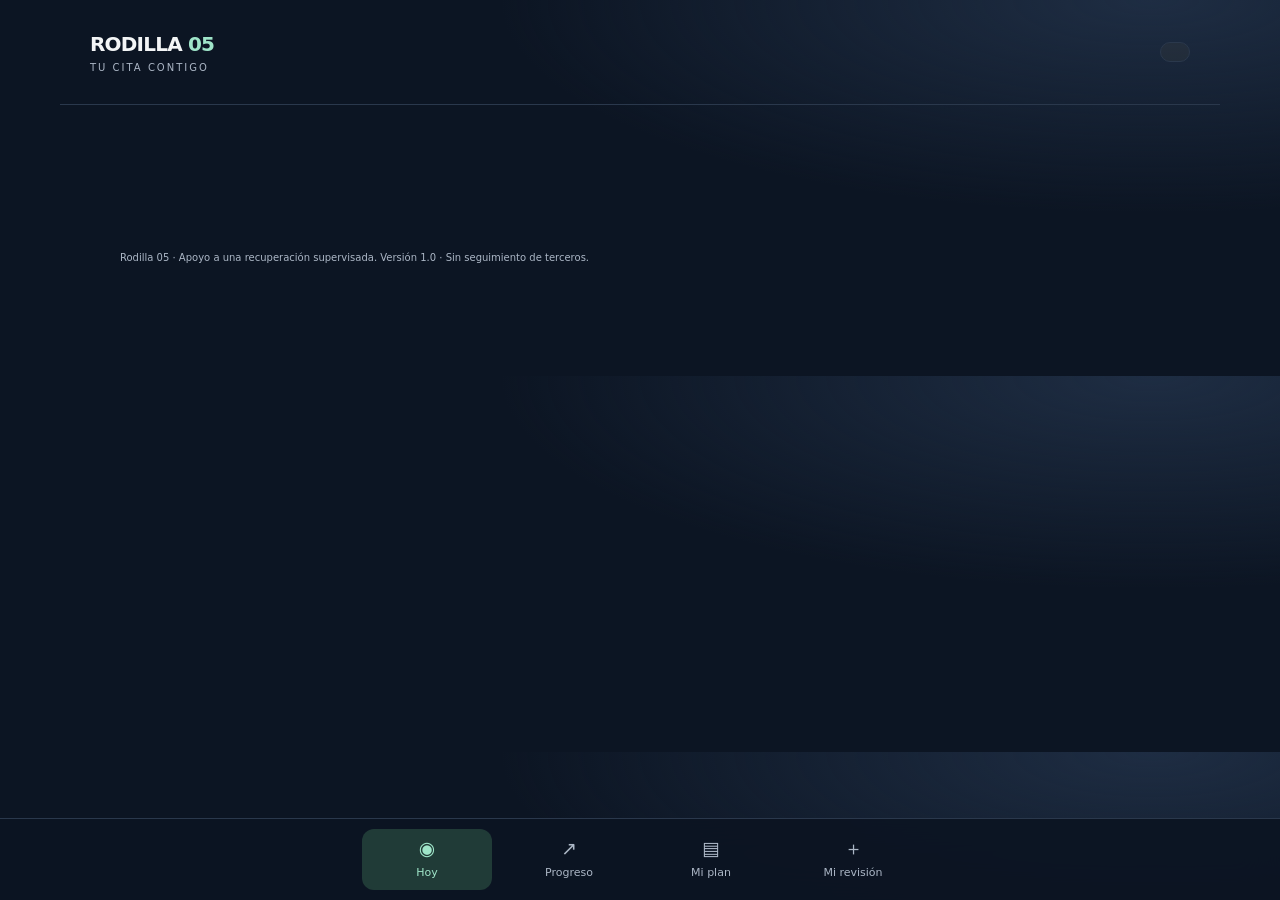
<file: template.html>
<!doctype html>
<html lang="es"><head><meta charset="utf-8"><meta name="viewport" content="width=device-width,initial-scale=1,viewport-fit=cover"><meta name="theme-color" content="#071422"><meta name="description" content="Rutinas conservadoras, seguimiento de síntomas y progreso por etapas para cuidar tu rodilla."><meta name="apple-mobile-web-app-capable" content="yes"><meta name="apple-mobile-web-app-status-bar-style" content="black-translucent"><title>Rodilla 05 · Modo Oso Monarca</title><link rel="manifest" href="./manifest.webmanifest"><link rel="icon" href="./icon.svg" type="image/svg+xml"><link rel="apple-touch-icon" href="./apple-touch-icon.png"><link rel="stylesheet" href="./monarch.css">
<style>
:root{color-scheme:dark;--bg:#0c1523;--card:#142033;--line:#2a384c;--text:#f3f5f6;--muted:#acb7c6;--mint:#9fe5c9;--lav:#bba8e9;--amber:#f4c98f}*{box-sizing:border-box}body{margin:0;background:radial-gradient(ellipse at 90% 0%,#1e2d43 0,transparent 40%),var(--bg);font-family:system-ui,-apple-system,BlinkMacSystemFont,"Segoe UI",sans-serif;color:var(--text);line-height:1.6}button,input,textarea{font:inherit}button,a,input,textarea{touch-action:manipulation}button{cursor:pointer;border:0}button:focus-visible,a:focus-visible,input:focus-visible,textarea:focus-visible,summary:focus-visible{outline:3px solid var(--lav);outline-offset:4px}button:disabled{opacity:.4;cursor:not-allowed}header{max-width:1160px;margin:auto;padding:28px 30px;display:flex;justify-content:space-between;align-items:center;border-bottom:1px solid var(--line)}.brand{font-size:20px;font-weight:750;letter-spacing:-.8px}.brand span{color:var(--mint)}.brand small{font-size:10px;letter-spacing:2px;display:block;font-weight:500;color:var(--muted)}.stage{font-size:10px;letter-spacing:1px;border:1px solid var(--line);border-radius:30px;padding:9px 14px}main{max-width:1160px;margin:auto;padding:25px 30px 120px}.hero{display:grid;grid-template-columns:1.5fr 1fr;align-items:center;gap:24px;padding:28px 0 36px}.eyebrow{font-size:10px;letter-spacing:2px;font-weight:700;color:var(--mint)}h1{font-size:clamp(36px,5vw,62px);font-weight:650;line-height:1.1;letter-spacing:-2.6px;margin:18px 0}h1 em{font-style:normal;color:var(--mint)}p{color:var(--muted);margin:12px 0}h2{font-weight:600;line-height:1.35;font-size:21px;letter-spacing:-.5px;margin:0 0 15px}.pill{display:inline-block;border:1px solid var(--line);border-radius:30px;padding:5px 12px;font-size:11px;color:var(--muted)}.hero-art{height:270px;display:flex;align-items:center;justify-content:center;position:relative;border-radius:50%;background:radial-gradient(circle,#2246384d,transparent 70%)}.orbit{position:absolute;width:245px;height:245px;border:1px solid #9fe5c94a;border-radius:50%;box-shadow:0 0 0 22px #9fe5c907,0 0 0 44px #9fe5c904}.orbit:after{content:"";position:absolute;width:12px;height:12px;background:var(--mint);border-radius:50%;top:20px;right:42px}.big-five{font-size:95px;letter-spacing:-8px;font-weight:250;color:var(--mint);line-height:1}.big-five span{font-size:35px;letter-spacing:-3px;color:var(--lav)}.art-label{position:absolute;bottom:47px;letter-spacing:2px;font-size:9px;color:var(--muted)}.dashboard{display:grid;grid-template-columns:1.4fr 1fr;gap:20px;margin:0 0 20px}.card{background:linear-gradient(120deg,#182539,#142033);border:1px solid var(--line);border-radius:22px;padding:26px;margin-bottom:20px}.dashboard .card{margin-bottom:0}.section-head{display:flex;justify-content:space-between;align-items:center;gap:10px;margin-bottom:12px}.section-head h2{margin:0}.dot{background:var(--mint);width:9px;height:9px;border-radius:50%;box-shadow:0 0 0 5px #9fe5c912}.segmented{display:flex;gap:4px;padding:5px;background:#0c1523;border:1px solid var(--line);border-radius:14px;margin:24px 0 18px}.segmented button{flex:1;padding:12px 8px;border-radius:10px;color:var(--muted);background:transparent;font-size:13px}.segmented .on{background:#2b3e49;color:var(--mint)}.mini-stats{display:flex;gap:30px;margin:22px 0 26px}.mini-stats div{display:flex;flex-direction:column}.mini-stats b{font-size:25px;font-weight:600}.mini-stats span{font-size:11px;color:var(--muted)}.primary{background:var(--mint);color:#102a25;border-radius:12px;padding:15px 20px;font-weight:650;width:100%;display:flex;justify-content:space-between;align-items:center;gap:12px}.primary:hover{background:#b8efd9}.small{background:#27364a;border:1px solid #3b4a61;border-radius:10px;padding:9px 13px;color:var(--text);font-size:12px}.text{background:none;color:var(--mint);padding:12px 0;font-size:13px}.fine{font-size:11px;color:var(--muted);line-height:1.7}.quote{background:linear-gradient(145deg,#24293b,#1b2436)}.quote h2{font-size:27px;letter-spacing:-1px;margin-top:20px}.metric{display:flex;align-items:center;gap:18px;margin-top:27px}.metric b{font-size:52px;font-weight:300;color:var(--lav)}.metric span{font-size:12px;max-width:140px;color:var(--muted)}.notice{border:1px solid #3e675d;border-radius:14px;background:#1c37362b;padding:16px 18px;margin:0 0 20px;font-size:13px;color:var(--text)}.notice p{margin:6px 0 10px}.warning{border-color:#876646;background:#5d392429}.page-heading{padding:20px 0 32px}.page-heading h1{font-size:48px}.phase-grid{display:grid;grid-template-columns:repeat(2,1fr);gap:18px}.phase-number{font-size:36px;line-height:1;color:var(--muted);display:block;margin-bottom:17px}.phase.current{border-color:var(--mint)}.phase.current .phase-number{color:var(--mint)}.phase p{font-size:14px}.week{display:grid;grid-template-columns:repeat(7,1fr);gap:6px}.week div{border:1px solid var(--line);border-radius:12px;padding:12px 4px;display:flex;flex-direction:column;text-align:center}.week b{color:var(--mint)}.week span{font-size:9px;color:var(--muted)}details{border-bottom:1px solid var(--line);padding:16px 0}summary{cursor:pointer;font-weight:550}summary span{display:block;font-size:11px;color:var(--muted);font-weight:400}details p{font-size:14px}.chart{width:100%;display:block}.chart text{fill:var(--muted);font-size:10px}.empty{padding:35px 10px;text-align:center;color:var(--muted);font-size:14px}.log{display:flex;justify-content:space-between;align-items:center;gap:16px;padding:17px 0;border-bottom:1px solid var(--line)}.log strong{font-size:14px}.log p{font-size:12px;margin:5px 0}.log button{flex-shrink:0}label{display:block;margin:18px 0;font-size:13px;color:var(--muted)}input:not([type=checkbox]):not([type=range]),textarea{background:#0c1523;border:1px solid var(--line);border-radius:10px;padding:12px;color:var(--text);width:100%;margin-top:8px}input[type=range]{display:block;width:100%;accent-color:var(--mint);margin:15px 0}input[type=checkbox]{accent-color:var(--mint);width:18px;height:18px;flex-shrink:0}.check{display:flex;align-items:flex-start;gap:10px;color:var(--text);font-size:13px}.check input{margin-top:3px}ul{padding-left:20px;color:var(--muted);font-size:14px}li{margin:12px 0}.source-links{display:flex;flex-direction:column;gap:12px;font-size:13px}a{color:var(--mint);text-underline-offset:4px}.actions{display:flex;gap:10px;flex-wrap:wrap;margin:16px 0}.danger-text{color:var(--amber)}nav{position:fixed;bottom:0;left:0;right:0;z-index:20;background:#0c1523f0;border-top:1px solid var(--line);backdrop-filter:blur(18px);padding:10px 20px calc(10px + env(safe-area-inset-bottom));display:flex;justify-content:center;gap:12px}nav button{width:130px;border-radius:12px;background:transparent;color:var(--muted);font-size:11px;padding:8px}nav button b{display:block;font-size:19px;font-weight:400;line-height:1.2;margin-bottom:5px}nav button.selected{background:#203b37;color:var(--mint)}footer{max-width:1100px;margin:0 auto 110px;font-size:10px;color:var(--muted);padding:0 30px}dialog{color:var(--text);background:var(--card);border:1px solid var(--line);border-radius:22px;padding:24px;max-width:520px;width:calc(100% - 32px);max-height:90dvh;overflow:auto}dialog::backdrop{background:#030915c9;backdrop-filter:blur(5px)}.close-row{text-align:right}#close-modal{border-radius:50%;width:32px;height:32px;padding:0;color:var(--muted);background:#27364a;font-size:20px}.workout{max-width:760px;margin:12px auto;text-align:center}.workout h1{font-size:40px;letter-spacing:-1.5px}.instruction{font-size:17px;margin:22px auto;max-width:560px}.exercise-art{width:100%;max-width:350px;height:180px;stroke:var(--mint);stroke-width:7;fill:none;stroke-linecap:round;stroke-linejoin:round}.exercise-art .surface{stroke:var(--line);stroke-width:3}.exercise-art .ghost{stroke:var(--muted);opacity:.25;stroke-dasharray:6 6}.pulse{stroke:var(--lav);stroke-width:2;animation:pulse 2s infinite}.moving{transform-origin:130px 85px;animation:move 3s infinite alternate}.timer{font-size:66px;color:var(--mint);font-variant-numeric:tabular-nums;font-weight:300;letter-spacing:-3px;margin-top:10px}.center{justify-content:center}.progress-track{height:4px;background:var(--line);border-radius:6px;margin-top:20px;overflow:hidden}.progress-track span{display:block;height:100%;background:var(--mint)}#toast{position:fixed;bottom:100px;left:50%;transform:translate(-50%,15px);width:max-content;max-width:calc(100% - 30px);background:#30483f;color:#edf9f2;border:1px solid #568775;border-radius:14px;padding:14px 20px;z-index:100;font-size:13px;opacity:0;pointer-events:none;transition:.2s}#toast.show{opacity:1;transform:translate(-50%,0)}@keyframes pulse{50%{opacity:.3}}@keyframes move{to{transform:rotate(8deg)}}@media(prefers-reduced-motion:reduce){*,*:before,*:after{animation:none!important;transition:none!important}}@media(max-width:700px){header{padding:20px}.stage{font-size:8px;max-width:165px}main{padding:15px 20px 100px}.hero{grid-template-columns:1fr;padding:18px 0 30px}.hero-art{display:none}h1{font-size:43px;letter-spacing:-2px}.dashboard{grid-template-columns:1fr;gap:16px}.card{padding:22px;border-radius:18px}.quote h2{font-size:24px}.phase-grid{grid-template-columns:1fr}.page-heading h1{font-size:39px}.mini-stats{gap:25px}.log{align-items:flex-start;flex-wrap:wrap}.week{gap:4px}.week span{font-size:8px}.week div{padding:10px 2px}nav{gap:3px;padding-left:8px;padding-right:8px}nav button{width:25%;max-width:120px}.workout h1{font-size:32px}.instruction{font-size:15px}.section-head{flex-wrap:wrap}.brand{font-size:18px}.metric{margin-top:20px}}
</style></head><body><header><div class="brand">RODILLA <span>05</span><small>TU CITA CONTIGO</small></div><div class="stage" id="stage-label"></div></header><main><div id="view"></div></main><footer>Rodilla 05 · Apoyo a una recuperación supervisada. Versión 1.0 · Sin seguimiento de terceros.</footer><nav aria-label="Navegación principal"><button data-tab="today" class="selected"><b aria-hidden="true">◉</b>Hoy</button><button data-tab="progress"><b aria-hidden="true">↗</b>Progreso</button><button data-tab="plan"><b aria-hidden="true">▤</b>Mi plan</button><button data-tab="care"><b aria-hidden="true">＋</b>Mi revisión</button></nav><dialog id="modal"><div class="close-row"><button id="close-modal" aria-label="Cerrar">×</button></div><div id="modal-body"></div></dialog><div id="toast" role="status" aria-live="polite"></div><noscript>Activa JavaScript para usar las rutinas y guardar tu registro.</noscript><script>/* CORE */</script><script>/* APP */</script></body></html>
</file>
<file: monarch.css>
:root {
  --bg: #071422;
  --card: #10243a;
  --line: #30445a;
  --text: #fff8e9;
  --muted: #b9c4cf;
  --mint: #f6b83f;
  --lav: #f27a35;
  --amber: #ffd166;
  --orange: #f27a35;
  --cream: #fff3d4;
}

body {
  background:
    radial-gradient(circle at 88% 5%, #f27a3520 0, transparent 25%),
    radial-gradient(circle at 12% 42%, #f6b83f0d 0, transparent 30%),
    var(--bg);
}

header { border-color: #f6b83f36; }
.brand span, .eyebrow { color: var(--mint); }
.brand small { color: var(--orange); }
.stage { border-color: #f6b83f42; background: #f6b83f0b; }
.card { background: linear-gradient(145deg, #152d47, #0d2137); box-shadow: 0 14px 40px #02081230; }
.primary { background: linear-gradient(100deg, var(--mint), var(--orange)); color: #241405; box-shadow: 0 9px 24px #f27a3525; }
.primary:hover { background: linear-gradient(100deg, #ffd268, #ff9252); }
.text, a { color: var(--mint); }
.segmented .on, nav button.selected { background: #5b371f; color: #ffd469; }
.dot { background: var(--orange); box-shadow: 0 0 0 5px #f27a3520; }
.quote { background: linear-gradient(145deg, #352617, #17263a); border-color: #f6b83f47; }
.metric b, .timer { color: var(--mint); }

.hero-art { background: radial-gradient(circle, #f6b83f1d, transparent 68%); }
.orbit { border-color: #f6b83f59; box-shadow: 0 0 0 22px #f6b83f08, 0 0 0 44px #f27a3505; }
.orbit::after { background: var(--orange); }
.bear-crest { width: 230px; height: 230px; position: relative; z-index: 2; filter: drop-shadow(0 16px 25px #02081270); }
.bear-crest .halo { fill: #101e30; stroke: #f6b83f; stroke-width: 3; }
.bear-crest .face, .bear-crest .ear { fill: url(#fur); stroke: #ffd66e; stroke-width: 3; }
.bear-crest .muzzle { fill: #f7d6a1; stroke: #6c351c; stroke-width: 3; }
.bear-crest .eye { fill: #182031; }
.bear-crest .nose { fill: #3a1f18; }
.bear-crest .smile { fill: none; stroke: #3a1f18; stroke-width: 4; stroke-linecap: round; }
.bear-crest .crown { fill: #ffd45d; stroke: #f27a35; stroke-width: 3; }
.bear-crest text { fill: #ffd166; font-size: 12px; font-weight: 800; letter-spacing: 3px; text-anchor: middle; }
.time-medal { position: absolute; right: 23px; top: 55px; z-index: 3; background: #f27a35; color: white; border: 4px solid #071422; border-radius: 99px; padding: 9px 12px; font-size: 13px; font-weight: 850; }
.art-label { bottom: 16px; color: var(--mint); font-weight: 800; }

.monarch-callout { display: grid; grid-template-columns: 90px 1fr auto; gap: 22px; align-items: center; border: 1px solid #f6b83f55; border-radius: 22px; padding: 18px 24px; margin-bottom: 20px; background: linear-gradient(100deg, #4d2b18b0, #10243a); box-shadow: inset 4px 0 0 var(--orange); }
.monarch-callout h2 { margin: 4px 0; font-size: 20px; }
.monarch-callout p { margin: 0; }
.mini-bear { width: 82px; height: 82px; }
.mini-bear .bear-crest { width: 82px; height: 82px; }
.mini-bear .bear-crest text, .mini-bear .bear-crest .crown { display: none; }
.streak-medal { width: 90px; height: 90px; border-radius: 50%; display: flex; flex-direction: column; align-items: center; justify-content: center; text-align: center; background: #071422; border: 2px solid var(--mint); box-shadow: 0 0 0 7px #f6b83f12; }
.streak-medal b { font-size: 30px; line-height: 1; color: var(--mint); }
.streak-medal span { font-size: 9px; color: var(--muted); max-width: 60px; }

.workout { max-width: 860px; }
.workout-banner { display: flex; align-items: center; gap: 10px; justify-content: center; margin: 18px 0 0; color: var(--mint); font-size: 11px; letter-spacing: 1.6px; }
.workout-banner b { color: var(--muted); font-weight: 500; letter-spacing: 0; }
.bear-paw { width: 25px; height: 25px; border-radius: 50%; display: grid; place-items: center; background: var(--orange); color: #fff3d4; box-shadow: -7px -6px 0 -5px #fff3d4, 7px -6px 0 -5px #fff3d4; }
.dose-pill { border-color: #f6b83f70; color: var(--cream); background: #f6b83f0d; }
.movement-guide { margin: 24px 0 20px; background: #081827; border: 1px solid #f6b83f45; border-radius: 18px; padding: 14px 18px 16px; overflow: hidden; }
.visual-title { display: grid; grid-template-columns: 1fr auto 1fr; align-items: center; gap: 8px; color: var(--mint); font-size: 10px; font-weight: 800; letter-spacing: 1.4px; }
.visual-title span:last-child { text-align: right; }
.visual-title b { font-size: 10px; color: var(--muted); font-weight: 500; letter-spacing: 0; }
.exercise-art { width: 100%; max-width: none; height: auto; min-height: 210px; stroke: var(--cream); stroke-width: 6; fill: none; stroke-linecap: round; stroke-linejoin: round; }
.exercise-art .surface { stroke: #506174; stroke-width: 3; }
.exercise-art .equipment { stroke: #89a0b6; stroke-width: 5; }
.exercise-art .ghost { stroke: #8ca0b2; opacity: .28; stroke-dasharray: 7 7; }
.exercise-art .arrow { stroke: var(--orange); stroke-width: 5; stroke-dasharray: 8 5; marker-end: url(#arrowhead); animation: arrowPulse 1.5s infinite; }
.exercise-art marker path { fill: var(--orange); stroke: none; }
.exercise-art .target, .exercise-art .towel { stroke: var(--mint); }
.exercise-art .moving { stroke: var(--mint); animation: lineGlow 1.8s ease-in-out infinite; }
.exercise-art .divider { stroke: #30445a; stroke-width: 2; stroke-dasharray: 5 8; }
.exercise-art .step-badge { fill: #132a43; stroke: var(--mint); stroke-width: 2; }
.exercise-art .step-badge.goal { fill: #6a391b; stroke: var(--orange); }
.exercise-art .step-text { fill: var(--cream); stroke: none; font-size: 14px; font-weight: 800; text-anchor: middle; }
.movement-guide figcaption { margin: 2px auto 0; max-width: 650px; color: var(--muted); font-size: 13px; text-align: left; }
.movement-guide figcaption b { color: var(--mint); }
.instruction-card { border-left: 4px solid var(--mint); background: #f6b83f0a; border-radius: 0 12px 12px 0; padding: 14px 18px; margin: 20px 0; text-align: left; }
.instruction-card .instruction { margin: 7px 0; font-size: 16px; }
.progress-track span { background: linear-gradient(90deg, var(--mint), var(--orange)); }
#toast { background: #6a3b1e; border-color: #f6b83f; color: #fff8e9; }

@keyframes arrowPulse { 50% { opacity: .35; } }
@keyframes lineGlow { 50% { filter: drop-shadow(0 0 7px #f6b83f); opacity: .62; } }

@media (max-width: 700px) {
  .hero { grid-template-columns: 1fr .62fr; gap: 5px; }
  .hero-art { display: flex; height: 180px; }
  .hero-art .orbit { width: 150px; height: 150px; }
  .bear-crest { width: 160px; height: 160px; }
  .time-medal { right: 2px; top: 30px; font-size: 10px; padding: 6px 8px; }
  .art-label { display: none; }
  .monarch-callout { grid-template-columns: 58px 1fr; padding: 15px; gap: 12px; }
  .mini-bear, .mini-bear .bear-crest { width: 56px; height: 56px; }
  .streak-medal { grid-column: 1 / -1; width: 100%; height: auto; border-radius: 12px; padding: 9px; flex-direction: row; gap: 8px; }
  .streak-medal b { font-size: 21px; }
  .streak-medal span { max-width: none; }
  .visual-title b { display: none; }
  .visual-title { grid-template-columns: 1fr 1fr; }
  .exercise-art { min-height: 150px; }
  .movement-guide { padding: 12px 8px; }
  .movement-guide figcaption { padding: 0 8px; font-size: 12px; }
  .workout h1 { margin-bottom: 10px; }
}

@media (max-width: 430px) {
  .hero { grid-template-columns: 1fr; }
  .hero-art { height: 175px; margin-top: -8px; }
  .hero-art .orbit { width: 160px; height: 160px; }
  .bear-crest { width: 170px; height: 170px; }
  .time-medal { right: calc(50% - 94px); }
}
</file>
